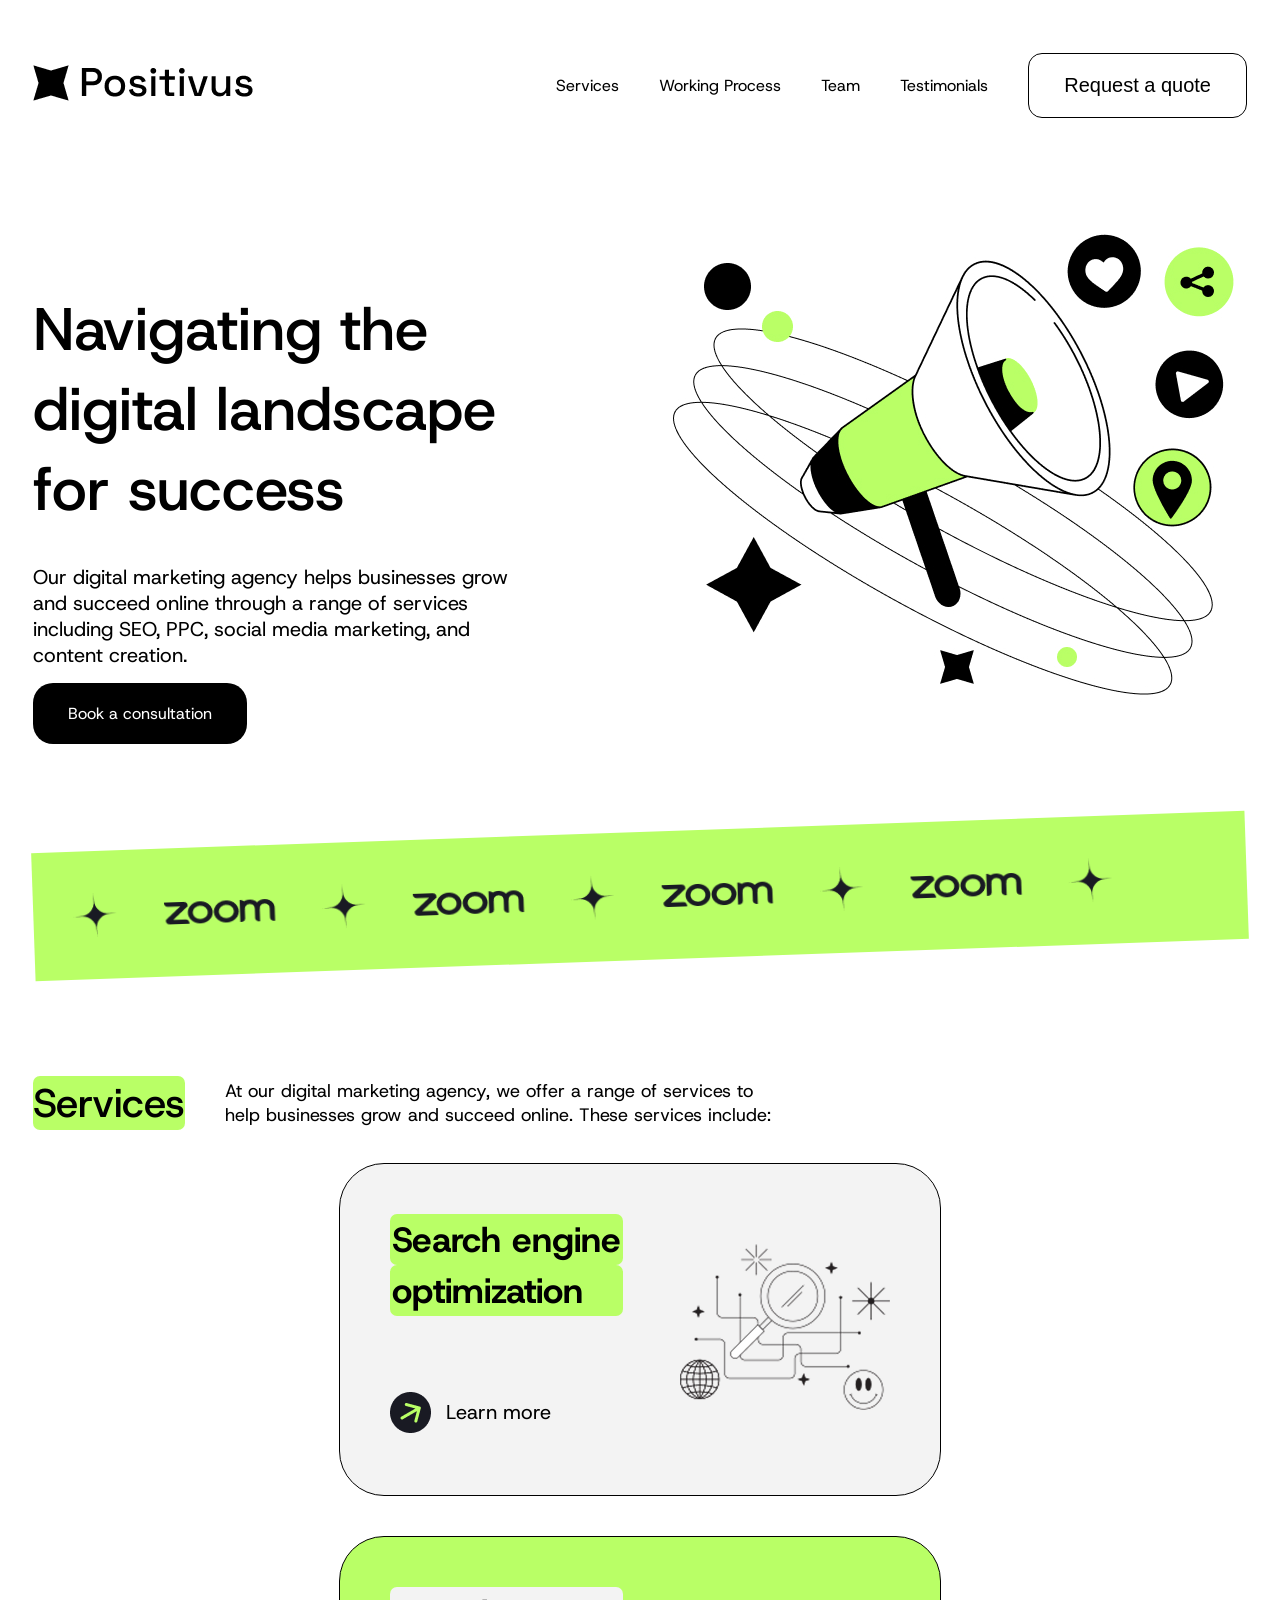
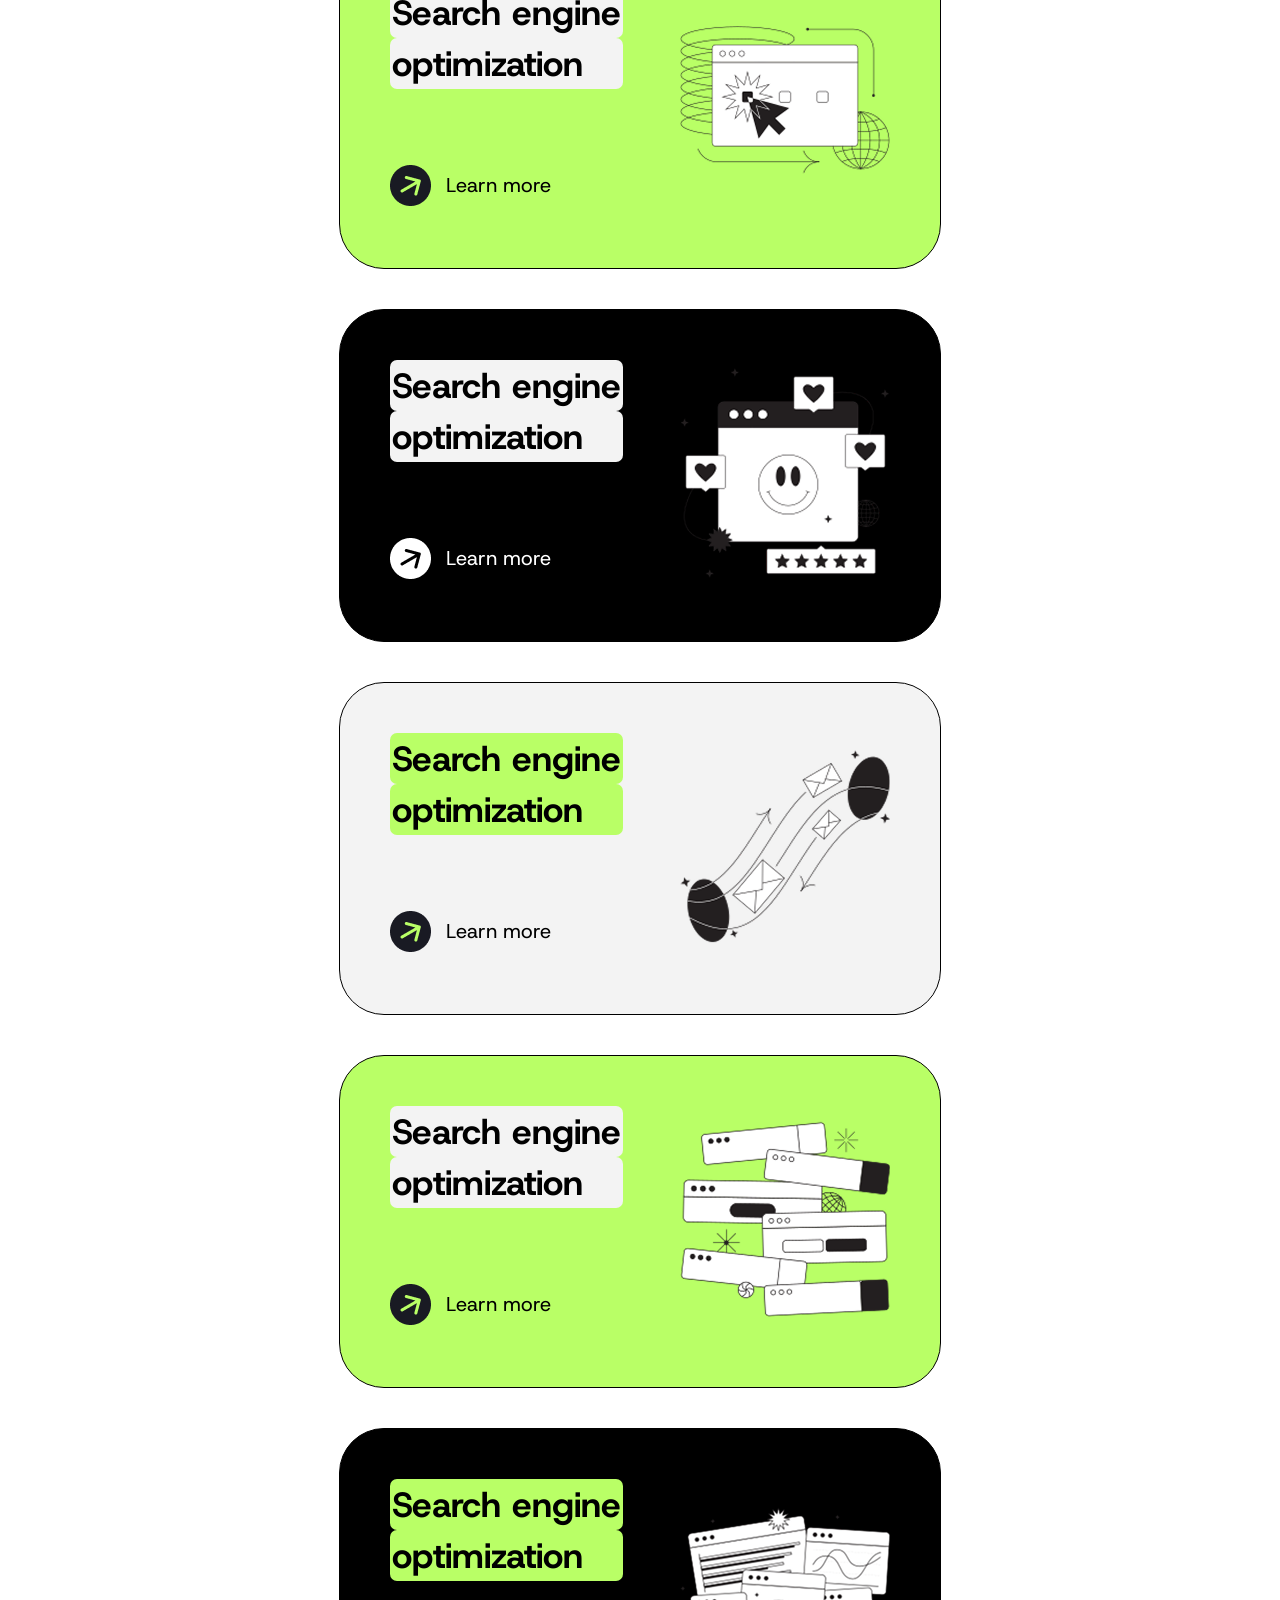
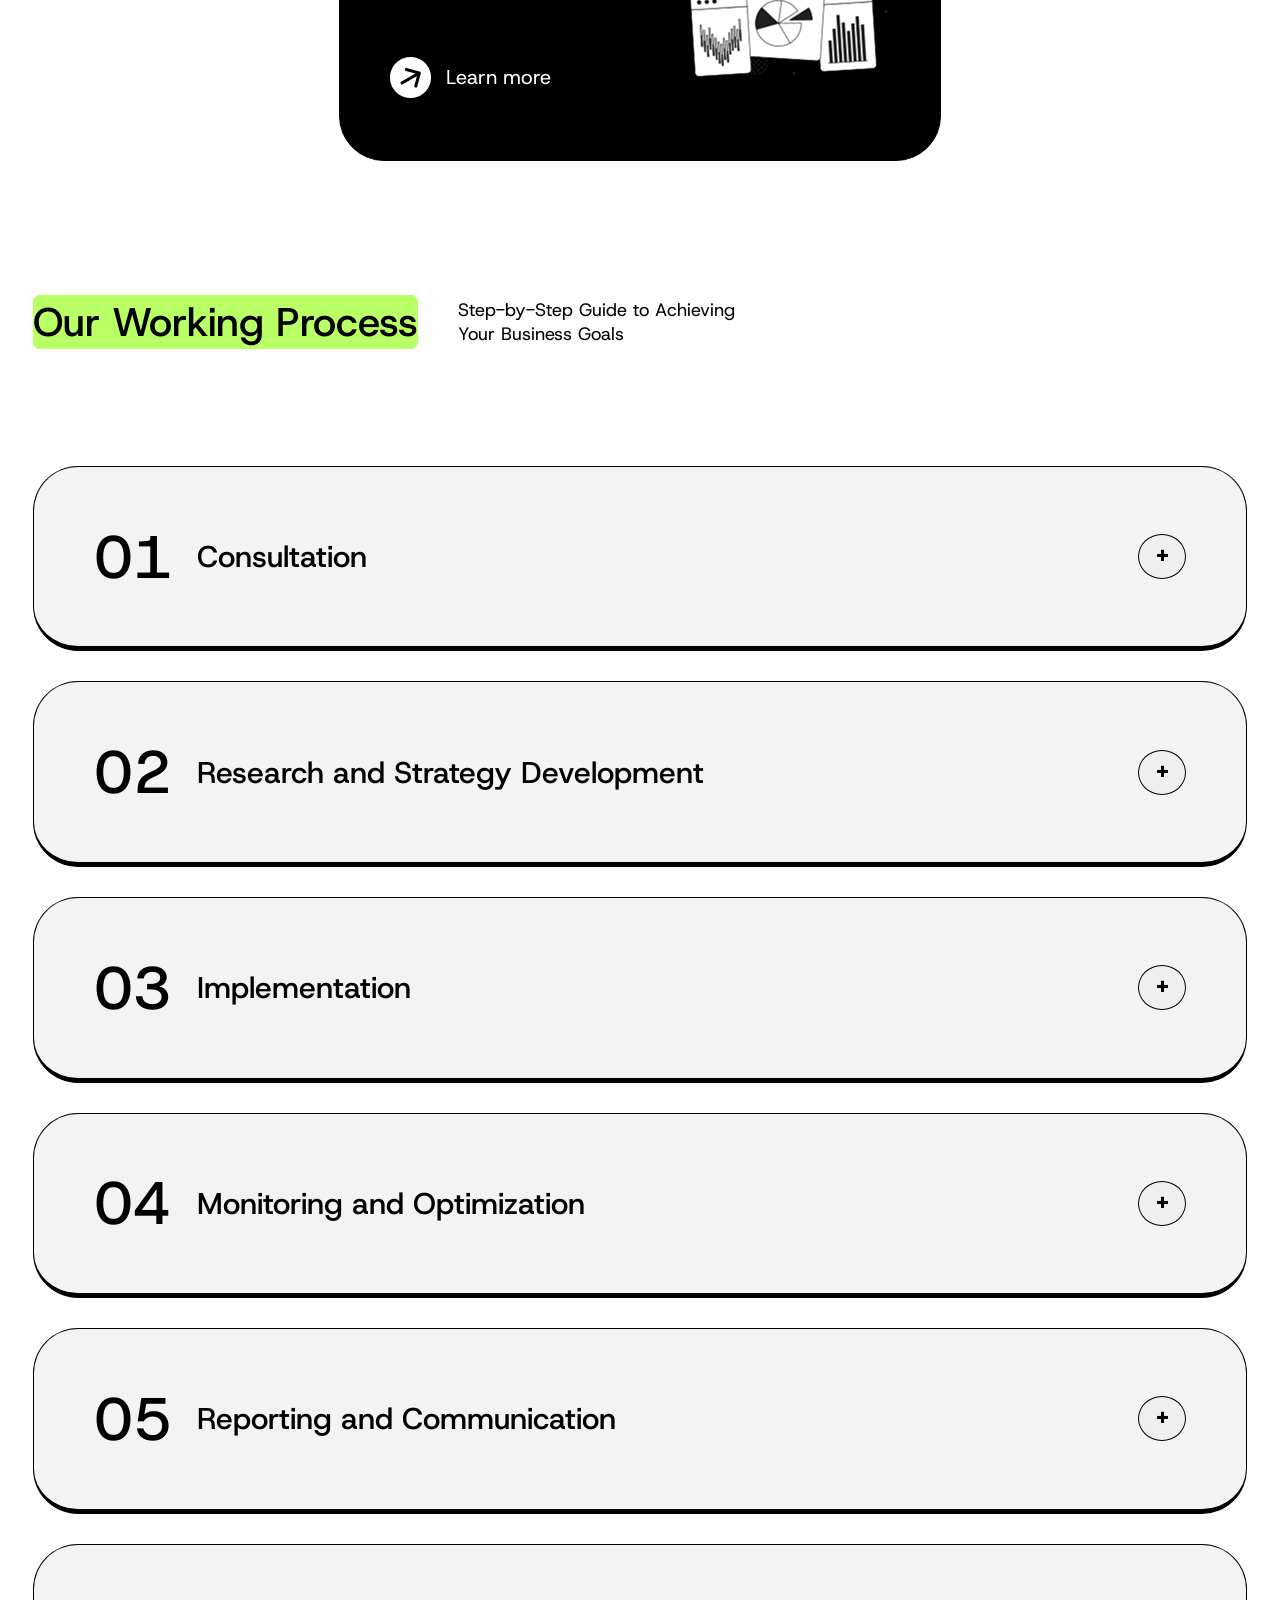
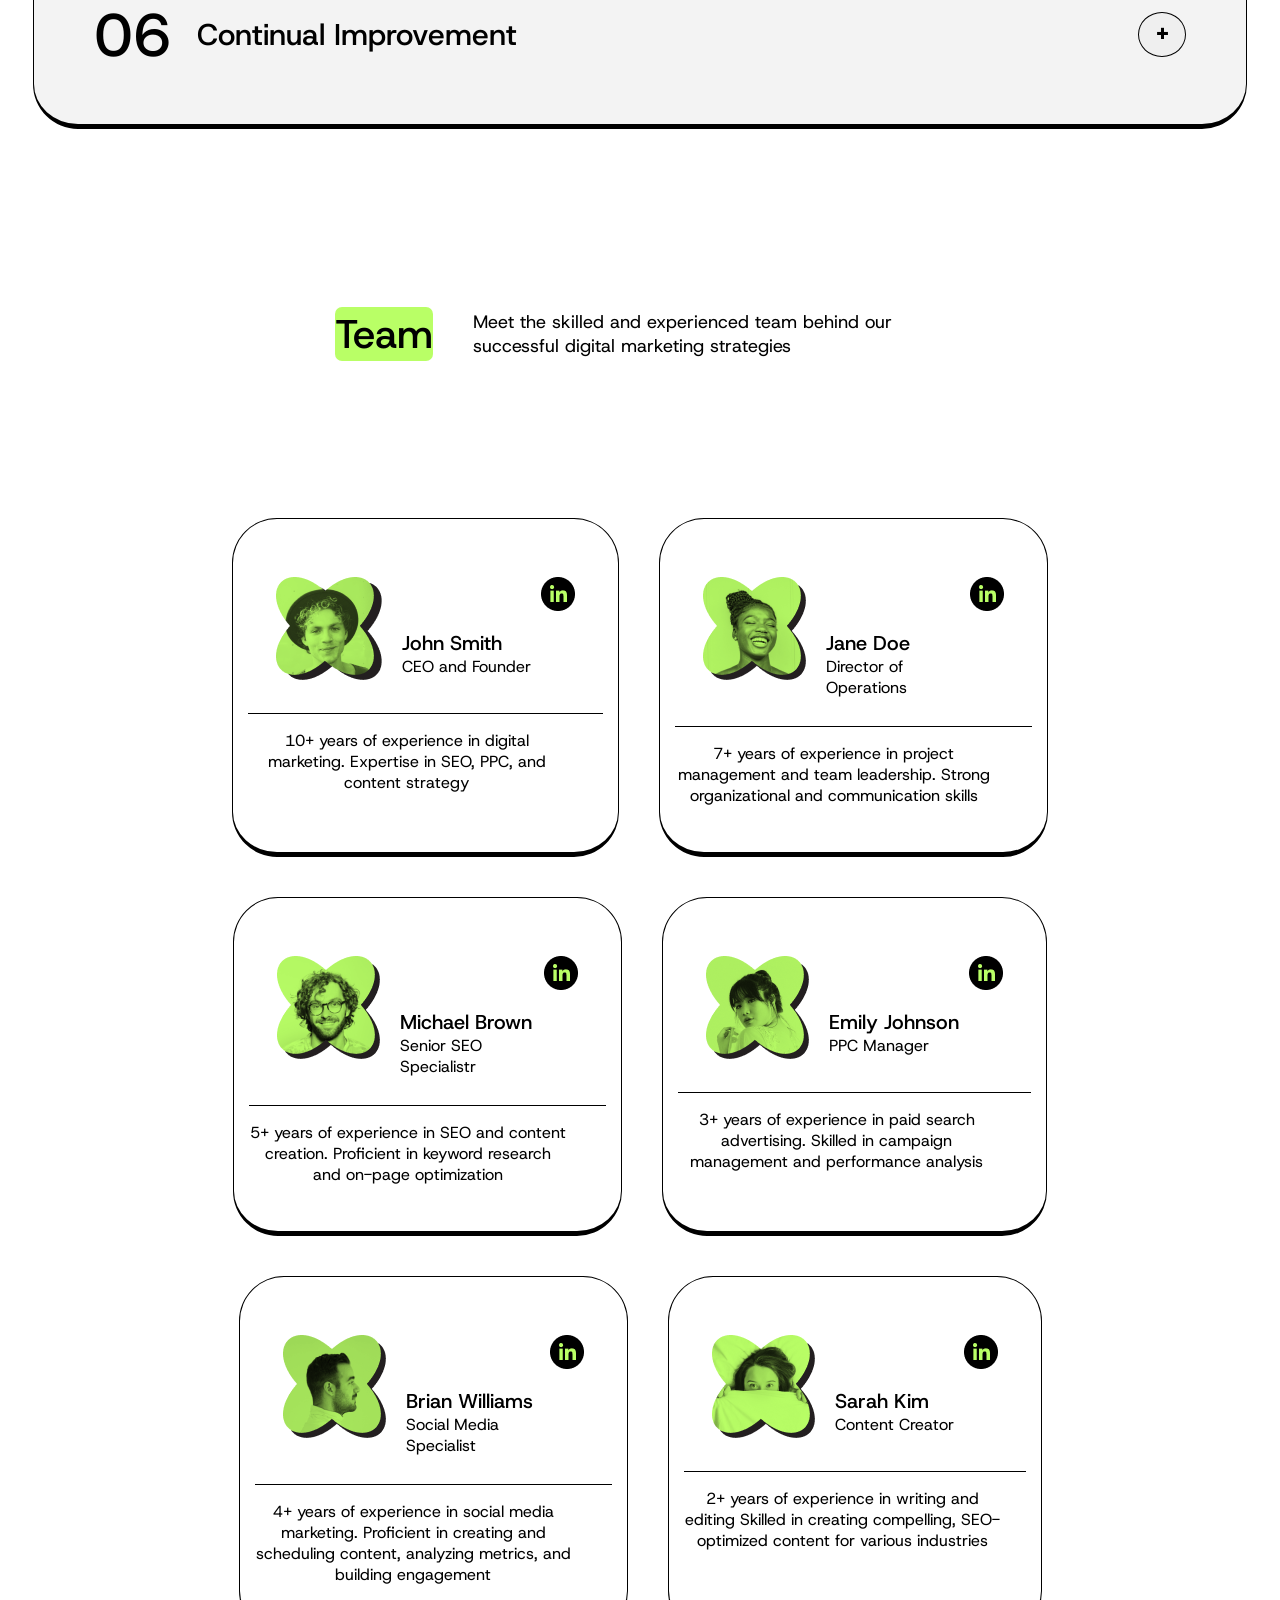
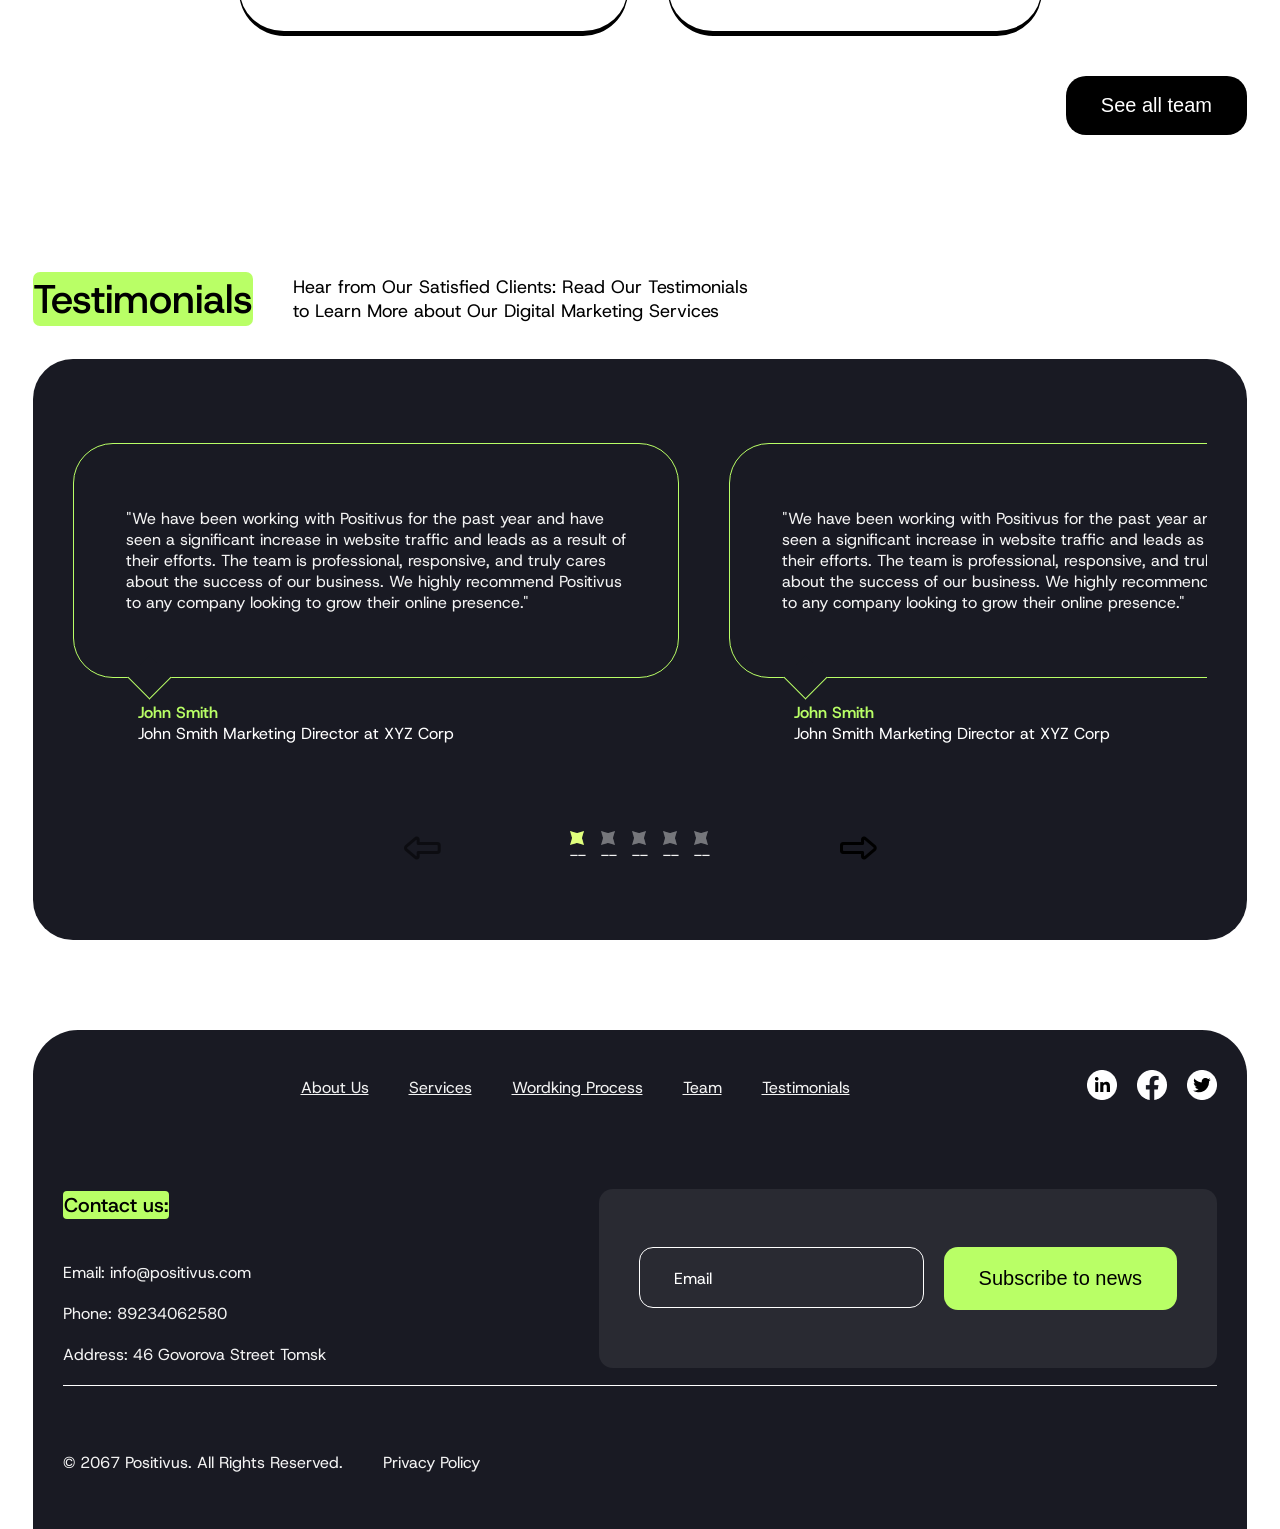
<file: index.html>
<!DOCTYPE html>
<html lang="en">
<head>
    <meta charset="UTF-8">
    <meta name="viewport" content="width=device-width, initial-scale=1.0">
    <link rel="stylesheet" href="style.css">
    <title>Document</title>
</head>
<body>
    <header class="header">
    <div class="container">
        <div class="header__wrapper">
            <a href="#" class="header__logo">
                <img src="img/Frame 9.png" alt="">
            </a>

            <button class="burger__button" id="burger-btn">
                <span class="burger__line"></span>
                <span class="burger__line"></span>
                <span class="burger__line"></span>
            </button>

            <nav class="header__nav">
                <ul class="heaer__list">
                    <li class="header__item">
                        <a href="#service">Services</a>
                    </li>
                    <li class="header__item">
                        <a href="#working">Working Process </a>
                    </li>
                    <li class="header__item">
                        <a href="#team">Team</a>
                    </li>
                    <li class="header__item">
                        <a href="#teree">Testimonials</a>
                    </li>
                </ul>
                <button class="header__buttom">Request a quote</button>
            </nav>
        </div>
    </div>
</header>

    <main class="content">
        <section class="hero" id="hero">
            <div class="container">
                <div class="hero__wrapper">
                    <div class="hero__info">
                        <h1 class="hero__tittle">Navigating the digital landscape for success</h1>
                        <p class="hero__text">Our digital marketing agency helps businesses grow and succeed online through a range of services including SEO, PPC, social media marketing, and content creation.</p>
                        <a href="" class="hero__link">Book a consultation</a>
                    </div>
                    <div class="hero__img">
                        <img src="img/Illustration.jpg" alt="">
                    </div>
                </div>
                <div class="parents">
                    <div class="parents__container">
                        <div class="companny">
                            <img src="img/Vector (1).png" alt="">
                            <img src="img/Company logo.png" alt="">
                        </div>
                        <div class="companny">
                            <img src="img/Vector (1).png" alt="">
                            <img src="img/Company logo.png" alt="">
                        </div>
                        <div class="companny">
                            <img src="img/Vector (1).png" alt="">
                            <img src="img/Company logo.png" alt="">
                        </div>
                        <div class="companny">
                            <img src="img/Vector (1).png" alt="">
                            <img src="img/Company logo.png" alt="">
                        </div>
                        <div class="companny">
                            <img src="img/Vector (1).png" alt="">
                        </div>
                    </div>
                </div>
            </div>
        </section>
        <section class="service" id="service">
            <div class="container">
                <div class="service__wrapper">
                    <div class="nach">
                        <h1 class="services__tittle">Services</h1>
                        <p class="services__text">At our digital marketing agency, we offer a range of services to help businesses grow and succeed online. These services include:</p>
                    </div>
                    <div class="services__cards">
                        <div class="service__item gray__item">
                            <div class="card__text">
                                <h3 class="service__item-tittle green__tittle">Search engine</h3>
                                <h3 class="service__item-tittle green__tittle">optimization</h3>
                                <a  href="404.html" class="service__item-link">
                                    <img src="img/Icon (1).png" alt="">
                                    <p>Learn more</p>
                                </a>
                            </div>
                            <div class="card__img">
                                <img src="img/tokyo-magnifier-web-search-with-elements 2.png" alt="">
                            </div>
                        </div>
                        <div class="service__item green__item">
                            <div class="card__text">
                                <h3 class="service__item-tittle gray__tittle">Search engine</h3>
                                <h3 class="service__item-tittle gray__tittle">optimization</h3>
                                <a  href="404.html" class="service__item-link">
                                    <img src="img/Icon (1).png" alt="">
                                    <p>Learn more</p>
                                </a>
                            </div>
                            <div class="card__img">
                                <img src="img/tokyo-selecting-a-value-in-the-browser-window 1.png" alt="">
                            </div>
                        </div>
                        <div class="service__item black__item">
                            <div class="card__text">
                                <h3 class="service__item-tittle gray__tittle">Search engine</h3>
                                <h3 class="service__item-tittle gray__tittle">optimization</h3>
                                <a href="404.html" class="service__item-link">
                                    <img src="img/Icon (2).png" alt="">
                                    <p class="color__fff">Learn more</p>
                                </a>
                            </div>
                            <div class="card__img">
                                <img src="img/tokyo-browser-window-with-emoticon-likes-and-stars-around 2.png" alt="">
                            </div>
                        </div>
                        <div class="service__item gray__item">
                            <div class="card__text">
                                <h3 class="service__item-tittle green__tittle">Search engine</h3>
                                <h3 class="service__item-tittle green__tittle">optimization</h3>
                                <a  href="404.html" class="service__item-link">
                                    <img src="img/Icon (1).png" alt="">
                                    <p>Learn more</p>
                                </a>
                            </div>
                            <div class="card__img">
                                <img src="img/tokyo-sending-messages-from-one-place-to-another 1.png">
                            </div>
                        </div>
                        <div class="service__item green__item">
                            <div class="card__text">
                                <h3 class="service__item-tittle gray__tittle">Search engine</h3>
                                <h3 class="service__item-tittle gray__tittle">optimization</h3>
                                <a  href="404.html" class="service__item-link">
                                    <img src="img/Icon (1).png" alt="">
                                    <p>Learn more</p>
                                </a>
                            </div>
                            <div class="card__img">
                                <img src="img/tokyo-many-browser-windows-with-different-information 1.png" alt="">
                            </div>
                        </div>
                        <div class="service__item black__item">
                            <div class="card__text">
                                <h3 class="service__item-tittle green__tittle">Search engine</h3>
                                <h3 class="service__item-tittle green__tittle">optimization</h3>
                                <a  href="404.html" class="service__item-link">
                                    <img src="img/Icon (2).png" alt="">
                                    <p class="color__fff">Learn more</p>
                                </a>
                            </div>
                            <div class="card__img">
                                <img src="img/tokyo-volumetric-analytics-of-different-types-in-web-browsers 2.png" alt="">
                            </div>
                        </div>
                    </div>
                </div>
            </div>
        </section>
        <section class="working" id="working">
            <div class="container">
                <div class="working__wrapper">
                    <div class="nach">
                        <h1 class="services__tittle">Our Working Process </h1>
                        <p class="services__text" style="max-width: 292px;">Step-by-Step Guide to Achieving Your Business Goals</p>
                    </div>
                    <div class="workink__info">
                        <div class="working__info-list">
                            <div class="working__info-item">
                                <div class="working__info-wrapper">
                                    <div class="wor">
                                    <h2 class="working__info-tittle">01</h2>
                                    <p class="working__info-text">Consultation</p>
                                </div>

                                <div class="working__info-button">
                                    <button class="working__butoon-plus">+</button>
                                </div>

                                <div class="working__info-content">
                                    <p class="textt">During the initial consultation, we will discuss your business goals and objectives, target audience, and current marketing efforts. This will allow us to understand your needs and tailor our services to best fit your requirements.</p>
                                </div>

                                </div>
                            </div>
                            <div class="working__info-item">
                                <div class="working__info-wrapper">
                                    <div class="wor">
                                    <h2 class="working__info-tittle">02</h2>
                                    <p class="working__info-text">Research and Strategy Development</p>
                                </div>

                                <div class="working__info-button">
                                    <button class="working__butoon-plus">+</button>
                                </div>

                                <div class="working__info-content">
                                    <p class="textt">During the initial consultation, we will discuss your business goals and objectives, target audience, and current marketing efforts. This will allow us to understand your needs and tailor our services to best fit your requirements.</p>
                                </div>

                                </div>
                            </div>
                            <div class="working__info-item">
                                <div class="working__info-wrapper">
                                    <div class="wor">
                                    <h2 class="working__info-tittle">03</h2>
                                    <p class="working__info-text">Implementation</p>
                                </div>

                                <div class="working__info-button">
                                    <button class="working__butoon-plus">+</button>
                                </div>

                                <div class="working__info-content">
                                    <p class="textt">During the initial consultation, we will discuss your business goals and objectives, target audience, and current marketing efforts. This will allow us to understand your needs and tailor our services to best fit your requirements.</p>
                                </div>

                                </div>
                            </div>
                            <div class="working__info-item">
                                <div class="working__info-wrapper">
                                    <div class="wor">
                                    <h2 class="working__info-tittle">04</h2>
                                    <p class="working__info-text">Monitoring and Optimization</p>
                                </div>

                                <div class="working__info-button">
                                    <button class="working__butoon-plus">+</button>
                                </div>

                                <div class="working__info-content">
                                    <p class="textt">During the initial consultation, we will discuss your business goals and objectives, target audience, and current marketing efforts. This will allow us to understand your needs and tailor our services to best fit your requirements.</p>
                                </div>

                                </div>
                            </div>
                            <div class="working__info-item">
                                <div class="working__info-wrapper">
                                    <div class="wor">
                                    <h2 class="working__info-tittle">05</h2>
                                    <p class="working__info-text">Reporting and Communication</p>
                                </div>

                                <div class="working__info-button">
                                    <button class="working__butoon-plus">+</button>
                                </div>

                                <div class="working__info-content">
                                    <p class="textt">During the initial consultation, we will discuss your business goals and objectives, target audience, and current marketing efforts. This will allow us to understand your needs and tailor our services to best fit your requirements.</p>
                                </div>

                                </div>
                            </div>
                            <div class="working__info-item">
                                <div class="working__info-wrapper">
                                    <div class="wor">
                                    <h2 class="working__info-tittle">06</h2>
                                    <p class="working__info-text">Continual Improvement</p>
                                </div>

                                <div class="working__info-button">
                                    <button class="working__butoon-plus">+</button>
                                </div>

                                <div class="working__info-content">
                                    <p class="textt">During the initial consultation, we will discuss your business goals and objectives, target audience, and current marketing efforts. This will allow us to understand your needs and tailor our services to best fit your requirements.</p>
                                </div>

                                </div>
                            </div>
                        </div>
                    </div>
                </div>
            </div>
        </section>
        <section class="team" id="team">
            <div class="container">
                <div class="team__wrapper">
                    <div class="nach">
                        <h1 class="services__tittle">Team</h1>
                        <p class="services__text" style="max-width: 473px;">Meet the skilled and experienced team behind our successful digital marketing strategies</p>
                    </div>
                    <div class="team__list">
                        <div class="team__wrapper">
                            <div class="team__item">
                                <div class="team__item-top">
                                    <div class="team__item-img">
                                        <img src="img/Picture (1).png" alt="">
                                    </div>
                                    <div class="team__item-text">
                                        <p class="i__title p">John Smith</p>
                                        <p class="i__text p">CEO and Founder</p>
                                    </div>
                                    <a href="#"><img src="img/Social icon.png" alt=""></a>
                                </div>
                                <p class="team__item-bottom">10+ years of experience in digital marketing. Expertise in SEO, PPC, and content strategy</p>
                            </div>
                            <div class="team__item">
                                <div class="team__item-top">
                                    <div class="team__item-img">
                                        <img src="img/d.png" alt="">
                                    </div>
                                    <div class="team__item-text">
                                        <p class="i__title p">Jane Doe</p>
                                        <p class="i__text p">Director of Operations</p>
                                    </div>
                                    <a href="#"><img src="img/Social icon.png" alt=""></a>
                                </div>
                                <p class="team__item-bottom">7+ years of experience in project management and team leadership. Strong organizational and communication skills</p>
                            </div>
                            <div class="team__item">
                                <div class="team__item-top">
                                    <div class="team__item-img">
                                        <img src="img/Picture.png" alt="">
                                    </div>
                                    <div class="team__item-text">
                                        <p class="i__title p">Michael Brown</p>
                                        <p class="i__text p">Senior SEO Specialistr</p>
                                    </div>
                                    <a href="#"><img src="img/Social icon.png" alt=""></a>
                                </div>
                                <p class="team__item-bottom">5+ years of experience in SEO and content creation. Proficient in keyword research and on-page optimization</p>
                            </div>
                            <div class="team__item">
                                <div class="team__item-top">
                                    <div class="team__item-img">
                                        <img src="img/Picture (2).png" alt="">
                                    </div>
                                    <div class="team__item-text">
                                        <p class="i__title p">Emily Johnson</p>
                                        <p class="i__text p">PPC Manager</p>
                                    </div>
                                    <a href="#"><img src="img/Social icon.png" alt=""></a>
                                </div>
                                <p class="team__item-bottom">3+ years of experience in paid search advertising. Skilled in campaign management and performance analysis</p>
                            </div>
                            <div class="team__item">
                                <div class="team__item-top">
                                    <div class="team__item-img">
                                        <img src="img/Picture (3).png" alt="">
                                    </div>
                                    <div class="team__item-text">
                                        <p class="i__title p">Brian Williams</p>
                                        <p class="i__text p">Social Media Specialist</p>
                                    </div>
                                    <a href="#"><img src="img/Social icon.png" alt=""></a>
                                </div>
                                <p class="team__item-bottom">4+ years of experience in social media marketing. Proficient in creating and scheduling content, analyzing metrics, and building engagement</p>
                            </div>
                            <div class="team__item">
                                <div class="team__item-top">
                                    <div class="team__item-img">
                                        <img src="img/Picture (4).png" alt="">
                                    </div>
                                    <div class="team__item-text">
                                        <p class="i__title p">Sarah Kim</p>
                                        <p class="i__text p">Content Creator</p>
                                    </div>
                                    <a href="#"><img src="img/Social icon.png" alt=""></a>
                                </div>
                                <p class="team__item-bottom">2+ years of experience in writing and editing Skilled in creating compelling, SEO-optimized content for various industries</p>
                            </div>
                        </div>
                    </div>
                    <div class="yu">
                        <button class="see">See all team</button>
                    </div>
                </div>
            </div>
        </section>
        <section class="Teee" id="teree">
  <div class="container">
    <div class="nach">
      <h1 class="services__tittle">Testimonials</h1>
      <p class="services__text" style="max-width: 473px;">Hear from Our Satisfied Clients: Read Our Testimonials to Learn More about Our Digital Marketing Services</p>
    </div>
    <div class="section__body">
      <div class="reviews">
        <div class="reviews__slider">
          <ul class="reviews__slider-list" id="reviews-container"></ul>
        </div>
        
        <div class="reviews__actions">
          <button class="reviews__arrow-button disabled" id="prev-btn"><img src="img/icons8-arrow-pointing-left-48.png" alt=""></button>
          
          <div class="reviews__pagination">
            <ul class="pagination__list" id="pagination-container"></ul>
          </div>
          
          <button class="reviews__arrow-button" id="next-btn"><img src="img/icons8-стрелка-48.png" alt=""></button>
        </div>
      </div>
    </div>
  </div>
</section>
        <footer>
        <div class="container">
            <div class="footer__wrapper">
                <div class="footer__top">
                    <a href="" class="logo"></a>
                    <nav class="footer__nav">
                        <ul class="footer__list">
                            <li class="footer__link-item">
                                <a class="footer__linka" href="#hero">About Us</a>
                            </li>
                            <li class="footer__link-item">
                                <a class="footer__linka" href="#service">Services</a>
                            </li>
                            <li class="footer__link-item">
                                <a class="footer__linka" href="#working">Wordking Process</a>
                            </li>
                            <li class="footer__link-item">
                                <a class="footer__linka" href="#team">Team</a>
                            </li>
                            <li class="footer__link-item">
                                <a class="footer__linka" href="#teree">Testimonials</a>
                            </li>
                        </ul>
                    </nav>
                    <div class="social__link">
                        <a href="#"><img src="img/Social icon (1).png" alt=""></a>
                        <a href="#"><img src="img/Social icon (2).png" alt=""></a>
                        <a href="#"><img src="img/Social icon (3).png" alt=""></a>
                    </div>
                </div>
                <div class="footer__content">
                    <div class="contact">
                        <p class="footer__contact-tittle">Contact us:</p>
                        <p class="footer__contact-text">Email: info@positivus.com</p>
                        <p class="footer__contact-text">Phone: 89234062580</p>
                        <p class="footer__contact-text">Address: 46 Govorova Street Tomsk</p>
                    </div>
                    <div class="Subscription">
                        <div class="input__group">
                            <input type="text" required>
                            <label for="">Email</label>
                        </div>
                        <button class="footer__button">Subscribe to news</button>
                    </div>
                </div>
                <div class="footer__bottom">
                    <p class="footer__bottom-text">© 2067 Positivus. All Rights Reserved.</p>
                    <a href="#" class="footer__bottom-policy">Privacy Policy</a>
                </div>
            </div>
        </div>
    </footer>
    </main>
    <dialog class="modal">
  <div class="container">
    <div class="modal__wrapper">
      <div class="modal__preview">
        <img src="img/ds.png" alt="">
      </div>
      <div class="modal__content">
        <p class="modal__text">Name</p>
        <div class="input__groups">
          <input class="inputt1" id="modal-name" placeholder="Name" type="text" required>
    
        </div>
        <p class="modal__text">Email*</p>
        <div class="input__groups">
          <input class="inputt2" id="modal-email" placeholder="Email" type="text" required>
          
        </div>
        <p class="modal__text">Tell us about your quote*</p>
        <div class="input__groups">
          <input class="inputt3 big" id="modal-quote" placeholder="I wanna tell you a story..." type="text" required>
        </div>
        <button class="modal__button">Request a quote</button>
        <div class="massage">
          <p class="tanck"></p>
        </div>
      </div>
      <button class="close__button">x</button>
    </div>
  </div>
</dialog>
    <script src="script.js"></script>
</body>
</html>
</file>
<file: style.css>
@import url('https://fonts.googleapis.com/css2?family=Cormorant:ital,wght@0,300..700;1,300..700&family=Host+Grotesk:ital,wght@0,300..800;1,300..800&family=Inter:ital,opsz,wght@0,14..32,100..900;1,14..32,100..900&family=Jost:ital,wght@0,100..900;1,100..900&family=Lato:ital,wght@0,100;0,300;0,400;0,700;0,900;1,100;1,300;1,400;1,700;1,900&family=Momo+Trust+Display&family=Montserrat:ital,wght@0,100..900;1,100..900&family=Nunito+Sans:ital,opsz,wght@0,6..12,200..1000;1,6..12,200..1000&family=Nunito:ital,wght@0,200..1000;1,200..1000&family=Open+Sans:ital,wght@0,300..800;1,300..800&family=PT+Serif:ital,wght@0,400;0,700;1,400;1,700&family=Plus+Jakarta+Sans:ital,wght@0,200..800;1,200..800&family=Poppins:ital,wght@0,100;0,200;0,300;0,400;0,500;0,600;0,700;0,800;0,900;1,100;1,200;1,300;1,400;1,500;1,600;1,700;1,800;1,900&family=Public+Sans:ital,wght@0,100..900;1,100..900&family=Quicksand:wght@300..700&family=Raleway:ital,wght@0,100..900;1,100..900&family=Rethink+Sans:ital,wght@0,400..800;1,400..800&family=Roboto:ital,wght@0,100..900;1,100..900&family=Source+Sans+3:ital,wght@0,200..900;1,200..900&family=Space+Grotesk:wght@300..700&family=Ubuntu:ital,wght@0,300;0,400;0,500;0,700;1,300;1,400;1,500;1,700&family=Work+Sans:ital,wght@0,100..900;1,100..900&display=swap');

a{
    text-decoration: none;
    color: inherit;
}

ul{
    list-style: none;
    margin: 0;
    padding: 0;
}

body{
    font-family: "Host Grotesk", sans-serif;
    margin: 0 auto;
    padding: 0 auto;
}

body.no-scroll {
    overflow: hidden;
}

.container{
    margin: 0 auto;
    max-width: 1254px;
    padding: 0 10px ;
}

.header__wrapper{
    display: flex;
    align-items: center;
    justify-content: space-between;
    padding: 53px 0 ;
}

.burger__button{
    display: none;
}

.header__nav{
    display: flex;
    align-items: center;
    gap: 40px;
}

.heaer__list{
    display: flex;
    align-items: center;
    gap:0 40px;
}
.header__link{
    font-size: 20px;
}

.header__buttom{
    font-size: 20px;
    padding: 20px 35px;
    border: 1px solid;
    background-color: inherit;
    border-radius: 14px;
}

.hero{
    margin-top: 51px;
    margin-bottom: 83px;
}

.hero__wrapper{
    display: flex;
    align-items: center;
    justify-content: space-between;
    margin-bottom: 90px;
}

.hero__tittle{
    font-weight: 500;
    font-size: 60px;
    max-width: 531px;
    margin-bottom: 35px;
}

.hero__text{
    font-size: 20px;
    margin-bottom: 35px;
    max-width: 500px;
}

.hero__link{
    color: #FFF;
    background-color: #000;
    padding:20px 35px ;
    border-radius: 20px;
}

.hero__link{
    color: #FFF;
    background-color: #000;
    padding:20px 35px ;
    border-radius: 20px;
}

.parents{
    background-color: #B9FF66;
    transform: rotate(-2deg);
    margin: 50px 0 ;
}

.parents__container{
    display: flex;
    padding: 40px;
    gap: 47px;
}
.companny{
    display: flex;
    align-items: center;
    gap: 47px ;
}

.service__item{
    width: 500px;
    max-height: 310px;
    border: 1px solid;
    border-radius: 45px;
    display: flex;
    justify-content: space-between;
    align-items: center;
    padding: 50px;
    box-shadow: 0px 4px 0px 0px #0000;
}

.services__cards{
    display: flex;
    flex-wrap: wrap;
    gap: 40px;
}

.card__text{
    font-size: 30px;
    font-weight: 500;
}

.service__item-tittle{
    padding: 2px;
    background-color: #B9FF66;
    border-radius: 7px;
    margin: 0 auto;
}

.service__item-link{
    display: flex;
    align-items: center;
    gap: 15px;
    font-size: 20px;
    font-weight: 400;
    margin-top: 63px;
}

.color__fff{
    color: #FFF;
}

.gray__item{
    background-color: #F3F3F3;
}

.green__item{
    background-color: #B9FF66;
}

.black__item{
    background-color: #000;
}

.gray__tittle{
    background-color: #F3F3F3;
    border-radius: 7px;
    margin: 0 auto;
}

.nach{
    display: flex;
    gap: 40px;
    align-items: center;
}

.services__tittle{
    border-radius: 7px;
    background-color: #B9FF66;
    font-size: 40px;
    font-weight: 500;
}

.services__text{
    max-width: 550px;
    font-size: 18px;
}

.working{
    margin-top: 100px;
    margin-bottom: 144px;
}

.working__info-list{
    margin-top: 84px;
    gap: 0 30px;
}

.service__item-link{
    cursor: pointer;
}


.working__info-item{
    background-color: #F3F3F3;
    width: 1230px ;
    border-radius: 45px;
    border: 1px solid #000 ;
    border-bottom: 5px solid #000;
    margin-bottom: 30px;
    box-sizing: border-box;
}

.working__info-wrapper{
    padding: 0 60px;
    display: flex;
    align-items: center;
    justify-content: space-between;
    flex-wrap: wrap;
}

.working__info-tittle{
    font-size: 60px;
    font-weight: 500;
}

.working__info-text{
    font-size: 30px;
    font-weight: 500;
}

.wor{
    display: flex;
    align-items: center;
    gap: 25px;
}

.working__butoon-plus{
    border-radius: 50%;
    border: 1px solid #000;
    padding: 10px 17px;
    font-size: 20px;
    font-weight: 1000;
}

.working__info-content{
    overflow: hidden;
    max-height: 0;
    transition: max-height 0.3s ease;
    width: 100%;
}

.working__info-content.active{
    max-height: 1114px;
    background-color: #B9FF66;
    transition: 1s;
}
.working__info-item.active{
    background-color: #B9FF66;
}

.working__info-content.active .working__info{
    max-height: 200px;
    margin-top: 20px;
}

.textt{
    max-width: 1114px;
    padding-top: 30px;
    border-top: 1px solid #000;
}

.team__item{
    max-width: 357px;
    border: 1px solid #000;
    border-bottom: 5px solid #000;
    border-radius: 45px;
    padding: 30px 15px;
}

.team__item-top{
    display: flex;
    padding: 28px;
    max-width: 317px;
    border-bottom:1px solid #000 ;
}

.team__item-text{
    margin-left: 20px;
    margin-right: 10px;
}

.p{
    margin: 0 auto;
}

.i__title{
    font-size: 20px;
    font-weight: 500;
    margin-top: 53px;
}

.team__item-bottom{
    max-width: 317px;
    text-align: center;
}

.team__list{
    margin-top: 84px;
}

.team__wrapper{
    display: flex;
    flex-wrap: wrap;
    gap: 40px;
    max-width: 1441px;
    width: 100%;
}

.see{
    background-color: #000;
    color: #FFF;
    font-size: 20px;
    padding: 18px 35px;
    border-radius: 20px;
    border: none;

}

.reviews {
  display: flex;
  flex-direction: column;
  row-gap: 60px;
  padding: 84px 0 68px;
  border-radius: 40px;
  background-color: #191A23;
  color: #F3F3F3;
  overflow: hidden;
}

.reviews__slider {
  width: 100%;
  padding-inline: 40px;
  box-sizing: border-box;
  overflow: hidden;
  position: relative;
}

.reviews__slider-list {
  display: flex;
  column-gap: 50px;
  margin: 0;
  padding: 0 0 20px 0;
  list-style: none;
  overflow-x: auto;
  scroll-behavior: smooth;
  scrollbar-width: none;
}

.reviews__slider-list::-webkit-scrollbar {
  display: none;
}

.reviews__slider-item {
  min-width: 606px;
  box-sizing: border-box;
}

.reviews__card {
  display: flex;
  flex-direction: column;
  row-gap: 24px;
  margin: 0;
  max-width: 606px;
}

.reviews__card-body {
  border: 1px solid #B9FF66;
  border-radius: 40px;
  padding: 48px 52px;
  position: relative;
  background-color: #191A23;
  max-width: 502px;
}

.reviews__card-body::after {
  width: 30px;
  height: 30px;
  position: absolute;
  content: '';
  background-color: #191A23;
  top: calc(100% - 15px);
  left: 60px;
  rotate: 45deg;
  border: inherit;
  border-top: none;
  border-left: none;
  z-index: 1;
}

.reviews__card-footer {
  display: flex;
  flex-direction: column;
  padding-left: 65px;
}

.reviews__card-name {
  font-style: normal;
  font-weight: 600;
  color: #B9FF66;
}

.reviews__card-companny {
  font-style: normal;
  color: #FFF;
}

.reviews__actions {
  display: flex;
  justify-content: space-between;
  align-items: center;
  width: 100%;
  margin-inline: auto;
  max-width: 564px;
  padding-inline: 40px;
  box-sizing: border-box;
}

.reviews__arrow-button {
  width: 48px;
  height: 48px;
  background-color: transparent;
  border: none;
  cursor: pointer;
  display: flex;
  align-items: center;
  justify-content: center;
  padding: 0;
  font-size: 24px;
}

.reviews__arrow-button:not(.disabled) {
  color: #FFF;
}

.reviews__arrow-button.disabled {
  color: #666;
  cursor: not-allowed;
  opacity: 0.5;
}

.pagination__list {
  display: flex;
  padding: 0;
  margin: 0;
  list-style: none;
  column-gap: 15px;
}

.pagination__button {
  background-color: transparent;
  border: none;
  padding: 0;
  cursor: pointer;
  display: flex;
  align-items: center;
  justify-content: center;
}

.pagination__button img {
  width: 14px;
  height: 14px;
  opacity: 0.4;
  transition: opacity 0.3s ease, filter 0.3s ease;
}

.pagination__button:hover img {
  opacity: 0.8;
}

.pagination__button.is__current img {
  filter: brightness(0) saturate(100%) invert(86%) sepia(85%) saturate(362%) hue-rotate(28deg) brightness(120%) contrast(105%);
  opacity: 1;
}


.footer__wrapper{
    margin-top: 90px;
    padding: 56px 60px;
    background-color: #191A23;
    border-radius: 45px 45px 0 0;
    color: #F3F3F3;
}

.footer__top{
    display: flex;
    justify-content: space-between;
    align-items: center;
    margin-bottom: 66px;
}

.footer__list{
    display: flex;
    align-items: center;
    gap: 0 40px;
}

.footer__linka{
    text-decoration: underline;
    color: #F3F3F3;
}

.social__link{
    display: flex;
    gap: 0 20px;
}

.footer__content{
    display: flex;
    align-items: center;
    justify-content: space-between;
}

.footer__contact-tittle{
    color: #000;
    margin-bottom: 27px;
    background-color: #B9FF66;
    padding: 1px;
    display: inline-block;
    font-size: 20px;
    font-weight: 500;
    border-radius: 4px;
}

.footer__contact-text{
    margin-bottom: 20px;
}

.Subscription{
    display: flex;
    gap: 20px;
    padding: 58px 40px;
    background-color: #292A32;
    border-radius: 14px;
}

.footer__button{
    color: #000;
    background-color: #B9FF66;
    border: none;
    padding: 20px 35px;
    border-radius: 14px;
    font-size: 20px;
}

.footer__bottom{
    padding-top: 50px;
    border-top: 1px solid #FFF;
    display: flex;
    align-items: center;
    gap: 0 40px;
}

.input__group {
    position: relative;
    width: 285px;
}

.input__group input {
    width: 100%;
    padding: 22px 35px;
    border: 1px solid #fff;
    background: transparent;
    outline: none;
    border-radius: 14px;
    color: #fff;
    box-sizing: border-box;
}

.input__group label {
    position: absolute;
    top: 50%;
    left: 35px;
    transform: translateY(-50%);
    color: #fff;
    pointer-events: none;
    transition: all 0.3s ease;
}


.input__group input:focus ~ label,
.input__group input:valid ~ label {
    top: 0;
    font-size: 12px;
    background-color: #000;
    padding-inline: 5px;
    left: 25px;
}


.header__buttom:hover{
    background-color: #B9FF66;
}

.Teee{
    margin-top: 104px;
}

.yu{
    margin-left: auto;
}

.modal{
    width: 100%;
    height: 707px;
    background-color: #F3F3F3;
    border-radius: 45px;
    border: none;
    max-width: 1440px;
    overflow: hidden;
}

.modal__wrapper{
    position: relative;
    padding: 60px 100px;
    display: flex;
    align-items: center;
    justify-content: space-between;
    overflow: hidden;
}

.modal__text{
    margin-bottom: 5px;
}

.input__groups{
    position: relative;
    width: 555px;
}

.input__groups input {
    width: 100%;
    padding: 22px 35px;
    border: 1px solid #000;
    background: transparent;
    outline: none;
    border-radius: 14px;
    color: #000;
    box-sizing: border-box;
}

.input__groups label {
    position: absolute;
    top: 50%;
    left: 35px;
    transform: translateY(-50%);
    color: #898989;
    pointer-events: none;
    transition: all 0.3s ease;
}

.input__groups input:focus ~ label,
.input__groups input:not(:placeholder-shown) ~ label {
    top: 0;
    font-size: 12px;
    background-color: #fff;
    padding-inline: 5px;
    left: 25px;
}

.big{
    height: 190px;
}

.modal__button{
    margin-top: 40px;
    color: #fff;
    background-color: #191A23;
    padding: 20px 200px;
    border: none;
    border-radius: 20px;
    display: inline-block;
    font-size: 20px;
}

.close__button{
    position: absolute;
    top: 40px;
    right: 35px;
    width: 20px;
    height: 20px;
    font-size: 30px;
    border: none;
    background: inherit;
}

.see:hover{
    background-color: #B9FF66;
    transition: 0.3s;
    color: #000;
}

.input__groups input.error {
    border: 1px solid #ff4d4d;
    background-color: #fff5f5;
}

.burger__line {
    width: 100%;
    height: 3px;
    background-color: #000000;
    transition: transform 0.3s ease-in-out, opacity 0.3s ease-in-out;
}

@media (max-width: 1280px) {
    .container {
        padding: 0 20px;
        box-sizing: border-box;
    }

    .services__cards, 
    .team__wrapper {
        justify-content: center;
    }

    .working__info-item {
        width: 100%;
        max-width: 1230px;
    }

    .footer__wrapper {
        padding: 40px 30px;
    }

    .modal {
        max-width: 90%;
        height: auto;
    }

    .modal__wrapper {
        padding: 40px;
    }

    .input__groups {
        width: 100%;
    }
}

@media (max-width: 1024px) {
    .header__wrapper {
        padding: 25px 0;
    }


    .nach{
        margin: 0 30px;
    }

    .service__item{
        padding: 20px;
    }

    .hero__wrapper {
        flex-direction: column-reverse;
        align-items: center;
        text-align: center;
        gap: 35px;
        margin-bottom: 50px;
    }


    .hero__tittle {
        font-size: 42px;
        max-width: 100%;
        margin-bottom: 20px;
    }

    .hero__text {
        max-width: 100%;
        margin-bottom: 25px;
    }

    .parents__container {
        flex-wrap: wrap;
        justify-content: center;
        padding: 30px 20px;
        gap: 30px;
    }


    .working__info-item{
        max-width: 800px;
    }

    .companny {
        gap: 30px;
    }

    .services__cards {
        display: flex;
        grid-template-columns: repeat(2, 1fr);
        gap: 20px;
        align-items: center;
    }

    .yu{
        display: contents;
    }

    .service__item {
        width: 100%;
        max-width: 500px;
    }

    .team__list {
        grid-template-columns: repeat(2, 1fr);
        gap: 20px;
    }
    .footer__top {
        flex-direction: column;
        align-items: center;
        gap: 20px;
        text-align: center;
    }

    .footer__list {
        flex-wrap: wrap;
        justify-content: center;
        gap: 15px;
    }

    .footer__content {
        flex-direction: column;
        align-items: center;
        gap: 40px;
        text-align: center;
    }

    .Subscription {
        width: 100%;
        max-width: 400px;
    }

    .modal__wrapper {
        flex-direction: column;
        max-width: 500px;
        padding: 30px 20px;
    }

    .modal__preview {
        display: none;
    }

    .modal__content {
        width: 100%;
    }
}

@media (max-width: 768px) {
    .hero__tittle {
        font-size: 32px;
    }

    .services__tittle {
        font-size: 26px;
    }

    .hero__text, .services__text, .team__item-bottom, .footer__contact-text {
        font-size: 14px;
    }

    .nach {
        flex-direction: column;
        align-items: center;
        text-align: center;
        gap: 15px;
    }

    .services__text {
        max-width: 100%;
    }

    .header__nav {
        position: fixed;
        top: 0;
        right: -100%;
        width: 100%;
        height: 100vh;
        background-color: #ffffff;
        display: flex;
        flex-direction: column;
        align-items: center;
        justify-content: center;
        gap: 40px;
        transition: right 0.3s ease-in-out;
        z-index: 99;
    }

    .header__nav.active {
        right: 0;
    }

    .heaer__list {
        flex-direction: column;
        align-items: center;
        gap: 25px;
    }

    .burger__button {
        display: flex;
        flex-direction: column;
        justify-content: space-between;
        width: 30px;
        height: 20px;
        background: none;
        border: none;
        cursor: pointer;
        padding: 0;
        position: relative;
        z-index: 100;
    }

    .burger__line {
        width: 100%;
        height: 3px;
        background-color: #000000;
        transition: transform 0.3s ease-in-out, opacity 0.3s ease-in-out;
    }

    .burger__button.active .burger__line:nth-child(1) {
        transform: translateY(8px) rotate(45deg);
    }

    .burger__button.active .burger__line:nth-child(2) {
        opacity: 0;
    }

    .burger__button.active .burger__line:nth-child(3) {
        transform: translateY(-8px) rotate(-45deg);
    }

    .services__cards {
        grid-template-columns: 1fr;
    }

    .service__item {
        flex-direction: column-reverse;
        align-items: flex-start;
        gap: 25px;
        padding: 30px;
        width: 100%;
        max-height: none;
        box-sizing: border-box;
    }

    .card__img {
        align-self: flex-end;
    }

    .card__text {
        font-size: 22px;
        width: 100%;
    }

    .service__item-link {
        margin-top: 25px;
    }

    .working__info-tittle {
        font-size: 36px;
    }

    .working__info-text {
        font-size: 18px;
    }

    .working__info-wrapper {
        flex-direction: column;
        align-items: flex-start;
        gap: 15px;
        position: relative;
        padding: 20px;
    }

    .working__info-button {
        position: absolute;
        top: 20px;
        right: 20px;
    }

    .working__info-item {
        border-radius: 30px;
    }

    .team__list {
        grid-template-columns: 1fr;
        margin-top: 40px;
    }

    .team__item {
        padding: 20px;
        max-width: 100%;
        box-sizing: border-box;
        border-radius: 30px;
    }

    .team__wrapper {
        gap: 20px;
    }

    .reviews {
        padding: 40px 0;
    }

    .reviews__slider-item {
        min-width: 280px;
        width: 100%;
    }

    .reviews__card-body {
        padding: 30px 25px;
    }

    .reviews__actions {
        padding-inline: 20px;
    }

    .footer__top {
        flex-direction: column;
        gap: 25px;
        margin-bottom: 40px;
    }

    .footer__list {
        flex-direction: column;
        gap: 15px 0;
    }

    .Subscription {
        flex-direction: column;
        align-items: stretch;
        width: 100%;
        box-sizing: border-box;
        padding: 25px;
    }

    .input__group {
        width: 100%;
    }

    .footer__bottom {
        flex-direction: column;
        align-items: center;
        gap: 15px 0;
        text-align: center;
        padding-top: 30px;
    }

    .modal__wrapper {
        padding: 30px 20px;
    }

    .modal__button {
        width: 100%;
        padding: 20px 0;
    }
}
</file>
